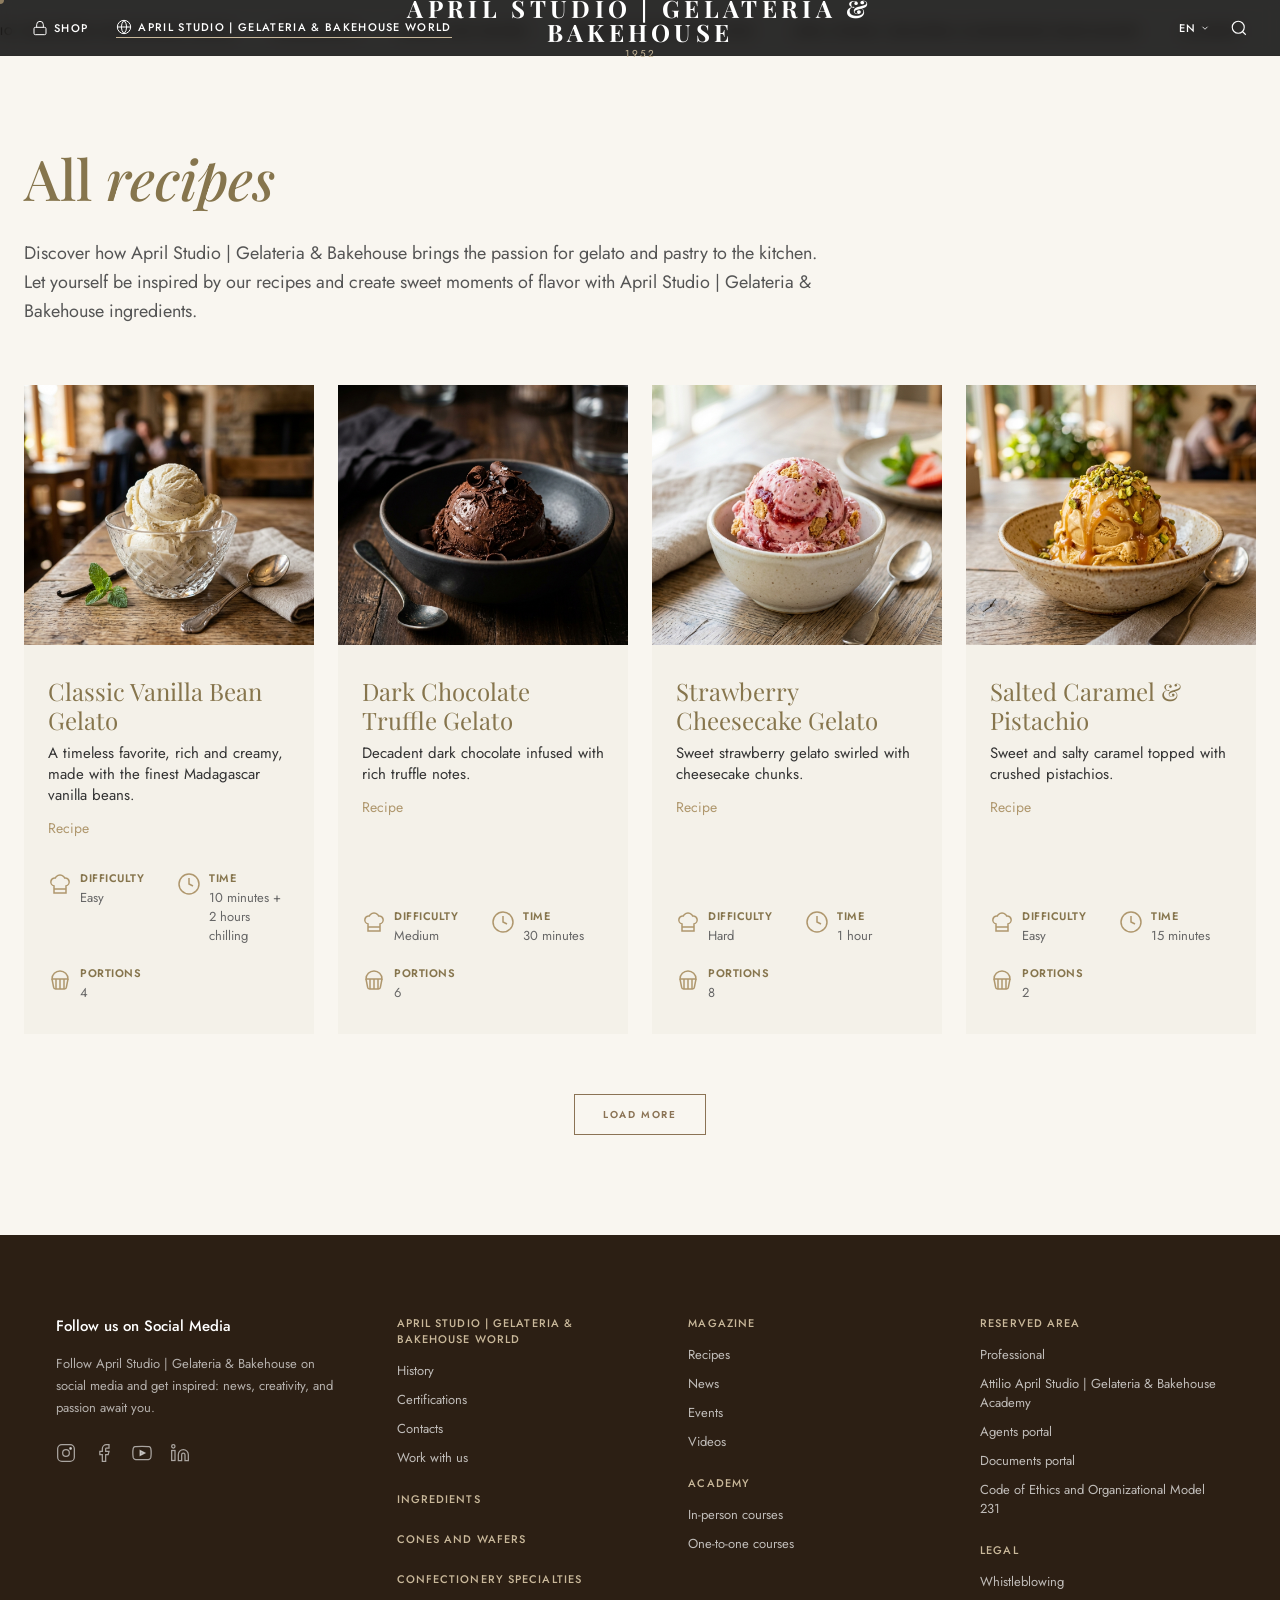
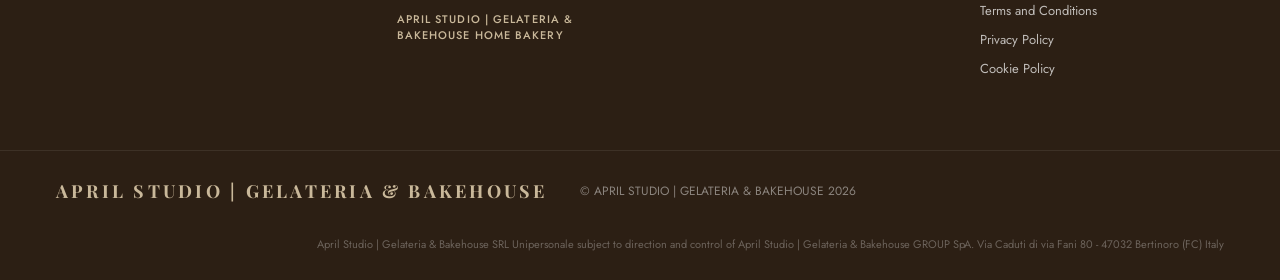
<file: recipes.html>
<!DOCTYPE html>
<html lang="en">
<head>
  <meta charset="UTF-8" />
  <meta name="viewport" content="width=device-width, initial-scale=1.0" />
  <title>APRIL STUDIO | GELATERIA & BAKEHOUSE 1952 | Over 70 years of daily little pleasures</title>
  <meta name="description" content="April Studio | Gelateria & Bakehouse is a story rich in tradition: since 1952 we have been creating masterpieces of confectionery art for those in search of an unforgettable taste experience." />
  <link rel="preconnect" href="https://fonts.googleapis.com" />
  <link rel="preconnect" href="https://fonts.gstatic.com" crossorigin />
  <link href="https://fonts.googleapis.com/css2?family=Playfair+Display:ital,wght@0,400;0,500;0,600;0,700;1,400;1,500;1,600&family=Cormorant+Garamond:ital,wght@0,300;0,400;0,500;0,600;1,300;1,400;1,500&family=Jost:wght@200;300;400;500;600&display=swap" rel="stylesheet" />
  <link rel="stylesheet" href="styles.css" />
</head>
<body>

  <!-- TOP BAR -->
  <div class="top-bar">
    <div class="top-bar-left">
      <a href="#" class="top-bar-link" id="shop-link">
        <svg width="16" height="16" viewBox="0 0 24 24" fill="none" stroke="currentColor" stroke-width="1.5"><rect x="3" y="11" width="18" height="11" rx="2"/><path d="M7 11V7a5 5 0 0 1 10 0v4"/></svg>
        SHOP
      </a>
      <a href="#" class="top-bar-link top-bar-world" id="babbi-world-link">
        <svg width="16" height="16" viewBox="0 0 24 24" fill="none" stroke="currentColor" stroke-width="1.5"><circle cx="12" cy="12" r="10"/><path d="M2 12h20M12 2a15.3 15.3 0 0 1 4 10 15.3 15.3 0 0 1-4 10 15.3 15.3 0 0 1-4-10 15.3 15.3 0 0 1 4-10z"/></svg>
        APRIL STUDIO | GELATERIA & BAKEHOUSE WORLD
      </a>
    </div>
    <div class="top-bar-logo">
      <a href="#" id="logo-link">
        <div class="logo-text">APRIL STUDIO | GELATERIA & BAKEHOUSE</div>
        <div class="logo-year">1952</div>
      </a>
    </div>
    <div class="top-bar-right">
      <a href="#" class="top-bar-link lang-link" id="lang-link">EN <svg width="10" height="10" viewBox="0 0 24 24" fill="none" stroke="currentColor" stroke-width="2"><path d="m6 9 6 6 6-6"/></svg></a>
      <button class="search-btn" id="search-btn" aria-label="Search">
        <svg width="18" height="18" viewBox="0 0 24 24" fill="none" stroke="currentColor" stroke-width="1.5"><circle cx="11" cy="11" r="8"/><path d="m21 21-4.35-4.35"/></svg>
      </button>
    </div>
  </div>

  <!-- MAIN NAV -->
  <nav class="main-nav" id="main-nav">
    <ul class="nav-list">
      <li><a href="#" id="nav-world">APRIL STUDIO | GELATERIA & BAKEHOUSE WORLD</a></li>
      <li><a href="#ingredients" id="nav-ingredients">INGREDIENTS</a></li>
      <li><a href="#" id="nav-cones">CONES AND WAFERS</a></li>
      <li><a href="#" id="nav-confectionery">CONFECTIONERY SPECIALTIES</a></li>
      <li><a href="#" id="nav-bakery">APRIL STUDIO | GELATERIA & BAKEHOUSE HOME BAKERY</a></li>
      <li><a href="#academy" id="nav-academy">ACADEMY</a></li>
      <li><a href="#" id="nav-contacts">CONTACTS</a></li>
    </ul>
  </nav>

  <!-- SEARCH OVERLAY -->
  <div class="search-overlay" id="search-overlay">
    <div class="search-inner">
      <input type="text" placeholder="Search..." class="search-input" id="search-input" />
      <button class="search-close" id="search-close">
        <svg width="24" height="24" viewBox="0 0 24 24" fill="none" stroke="currentColor" stroke-width="1.5"><path d="M18 6 6 18M6 6l12 12"/></svg>
      </button>
    </div>
  </div>

  <!-- RECIPES HERO SECTION -->
  <section class="recipes-hero">
    <div class="recipes-hero-container">
      <h1 class="recipes-title">All <em>recipes</em></h1>
      <p class="recipes-subtitle">Discover how April Studio | Gelateria & Bakehouse brings the passion for gelato and pastry to the kitchen. Let yourself be inspired by our recipes and create sweet moments of flavor with April Studio | Gelateria & Bakehouse ingredients.</p>
    </div>
  </section>

  <!-- RECIPES GRID SECTION -->
  <section class="recipes-grid-section">
    <div class="recipes-container">
      <div class="recipes-grid">
        
        <!-- Recipe 1 -->
        <a href="#" class="recipe-card">
          <div class="recipe-img-wrap">
            <img src="img/vanilla_bean_gelato.png" alt="Classic Vanilla Bean Gelato" class="recipe-img" />
          </div>
          <div class="recipe-content">
            <h3 class="recipe-name">Classic Vanilla Bean Gelato</h3>
            <p class="recipe-desc">A timeless favorite, rich and creamy, made with the finest Madagascar vanilla beans.</p>
            <span class="recipe-tag">Recipe</span>
            <div class="recipe-meta">
              <div class="meta-item">
                <svg width="24" height="24" viewBox="0 0 24 24" fill="none" stroke="currentColor" stroke-width="1.5"><path d="M6 13.87A4 4 0 0 1 7.41 6a5.11 5.11 0 0 1 1.05-1.54 5 5 0 0 1 7.08 0A5.11 5.11 0 0 1 16.59 6 4 4 0 0 1 18 13.87V21H6Z"/><line x1="6" y1="17" x2="18" y2="17"/></svg>
                <div class="meta-text">
                  <span class="meta-label">Difficulty</span>
                  <span class="meta-value">Easy</span>
                </div>
              </div>
              <div class="meta-item">
                <svg width="24" height="24" viewBox="0 0 24 24" fill="none" stroke="currentColor" stroke-width="1.5"><circle cx="12" cy="12" r="10"/><polyline points="12 6 12 12 16 14"/></svg>
                <div class="meta-text">
                  <span class="meta-label">Time</span>
                  <span class="meta-value">10 minutes + 2 hours chilling</span>
                </div>
              </div>
              <div class="meta-item">
                <svg width="24" height="24" viewBox="0 0 24 24" fill="none" stroke="currentColor" stroke-width="1.5"><path d="m4 12 1.6 8.2a2 2 0 0 0 2 1.8h8.8a2 2 0 0 0 2-1.8L20 12"/><path d="M4 12a8 8 0 0 1 16 0H4Z"/><path d="M8 12v10"/><path d="M16 12v10"/><path d="M12 12v10"/></svg>
                <div class="meta-text">
                  <span class="meta-label">Portions</span>
                  <span class="meta-value">4</span>
                </div>
              </div>
            </div>
          </div>
        </a>

        <!-- Recipe 2 -->
        <a href="#" class="recipe-card">
          <div class="recipe-img-wrap">
            <img src="img/dark_chocolate_truffle.png" alt="Dark Chocolate Truffle Gelato" class="recipe-img" />
          </div>
          <div class="recipe-content">
            <h3 class="recipe-name">Dark Chocolate Truffle Gelato</h3>
            <p class="recipe-desc">Decadent dark chocolate infused with rich truffle notes.</p>
            <span class="recipe-tag">Recipe</span>
            <div class="recipe-meta">
              <div class="meta-item">
                <svg width="24" height="24" viewBox="0 0 24 24" fill="none" stroke="currentColor" stroke-width="1.5"><path d="M6 13.87A4 4 0 0 1 7.41 6a5.11 5.11 0 0 1 1.05-1.54 5 5 0 0 1 7.08 0A5.11 5.11 0 0 1 16.59 6 4 4 0 0 1 18 13.87V21H6Z"/><line x1="6" y1="17" x2="18" y2="17"/></svg>
                <div class="meta-text">
                  <span class="meta-label">Difficulty</span>
                  <span class="meta-value">Medium</span>
                </div>
              </div>
              <div class="meta-item">
                <svg width="24" height="24" viewBox="0 0 24 24" fill="none" stroke="currentColor" stroke-width="1.5"><circle cx="12" cy="12" r="10"/><polyline points="12 6 12 12 16 14"/></svg>
                <div class="meta-text">
                  <span class="meta-label">Time</span>
                  <span class="meta-value">30 minutes</span>
                </div>
              </div>
              <div class="meta-item">
                <svg width="24" height="24" viewBox="0 0 24 24" fill="none" stroke="currentColor" stroke-width="1.5"><path d="m4 12 1.6 8.2a2 2 0 0 0 2 1.8h8.8a2 2 0 0 0 2-1.8L20 12"/><path d="M4 12a8 8 0 0 1 16 0H4Z"/><path d="M8 12v10"/><path d="M16 12v10"/><path d="M12 12v10"/></svg>
                <div class="meta-text">
                  <span class="meta-label">Portions</span>
                  <span class="meta-value">6</span>
                </div>
              </div>
            </div>
          </div>
        </a>

        <!-- Recipe 3 -->
        <a href="#" class="recipe-card">
          <div class="recipe-img-wrap">
            <img src="img/strawberry_cheesecake.png" alt="Strawberry Cheesecake Gelato" class="recipe-img" />
          </div>
          <div class="recipe-content">
            <h3 class="recipe-name">Strawberry Cheesecake Gelato</h3>
            <p class="recipe-desc">Sweet strawberry gelato swirled with cheesecake chunks.</p>
            <span class="recipe-tag">Recipe</span>
            <div class="recipe-meta">
              <div class="meta-item">
                <svg width="24" height="24" viewBox="0 0 24 24" fill="none" stroke="currentColor" stroke-width="1.5"><path d="M6 13.87A4 4 0 0 1 7.41 6a5.11 5.11 0 0 1 1.05-1.54 5 5 0 0 1 7.08 0A5.11 5.11 0 0 1 16.59 6 4 4 0 0 1 18 13.87V21H6Z"/><line x1="6" y1="17" x2="18" y2="17"/></svg>
                <div class="meta-text">
                  <span class="meta-label">Difficulty</span>
                  <span class="meta-value">Hard</span>
                </div>
              </div>
              <div class="meta-item">
                <svg width="24" height="24" viewBox="0 0 24 24" fill="none" stroke="currentColor" stroke-width="1.5"><circle cx="12" cy="12" r="10"/><polyline points="12 6 12 12 16 14"/></svg>
                <div class="meta-text">
                  <span class="meta-label">Time</span>
                  <span class="meta-value">1 hour</span>
                </div>
              </div>
              <div class="meta-item">
                <svg width="24" height="24" viewBox="0 0 24 24" fill="none" stroke="currentColor" stroke-width="1.5"><path d="m4 12 1.6 8.2a2 2 0 0 0 2 1.8h8.8a2 2 0 0 0 2-1.8L20 12"/><path d="M4 12a8 8 0 0 1 16 0H4Z"/><path d="M8 12v10"/><path d="M16 12v10"/><path d="M12 12v10"/></svg>
                <div class="meta-text">
                  <span class="meta-label">Portions</span>
                  <span class="meta-value">8</span>
                </div>
              </div>
            </div>
          </div>
        </a>

        <!-- Recipe 4 -->
        <a href="#" class="recipe-card">
          <div class="recipe-img-wrap">
            <img src="img/salted_caramel_pistachio.png" alt="Salted Caramel & Pistachio" class="recipe-img" />
          </div>
          <div class="recipe-content">
            <h3 class="recipe-name">Salted Caramel &amp; Pistachio</h3>
            <p class="recipe-desc">Sweet and salty caramel topped with crushed pistachios.</p>
            <span class="recipe-tag">Recipe</span>
            <div class="recipe-meta">
              <div class="meta-item">
                <svg width="24" height="24" viewBox="0 0 24 24" fill="none" stroke="currentColor" stroke-width="1.5"><path d="M6 13.87A4 4 0 0 1 7.41 6a5.11 5.11 0 0 1 1.05-1.54 5 5 0 0 1 7.08 0A5.11 5.11 0 0 1 16.59 6 4 4 0 0 1 18 13.87V21H6Z"/><line x1="6" y1="17" x2="18" y2="17"/></svg>
                <div class="meta-text">
                  <span class="meta-label">Difficulty</span>
                  <span class="meta-value">Easy</span>
                </div>
              </div>
              <div class="meta-item">
                <svg width="24" height="24" viewBox="0 0 24 24" fill="none" stroke="currentColor" stroke-width="1.5"><circle cx="12" cy="12" r="10"/><polyline points="12 6 12 12 16 14"/></svg>
                <div class="meta-text">
                  <span class="meta-label">Time</span>
                  <span class="meta-value">15 minutes</span>
                </div>
              </div>
              <div class="meta-item">
                <svg width="24" height="24" viewBox="0 0 24 24" fill="none" stroke="currentColor" stroke-width="1.5"><path d="m4 12 1.6 8.2a2 2 0 0 0 2 1.8h8.8a2 2 0 0 0 2-1.8L20 12"/><path d="M4 12a8 8 0 0 1 16 0H4Z"/><path d="M8 12v10"/><path d="M16 12v10"/><path d="M12 12v10"/></svg>
                <div class="meta-text">
                  <span class="meta-label">Portions</span>
                  <span class="meta-value">2</span>
                </div>
              </div>
            </div>
          </div>
        </a>

      </div>
      
      <div class="recipes-load-more">
        <a href="#" class="btn-outline gold">LOAD MORE</a>
      </div>
    </div>
  </section>

  <!-- FOOTER -->
  <footer class="footer" id="footer">
    <div class="footer-inner">
      <div class="footer-col footer-social-col">
        <h3 class="footer-heading">Follow us on Social Media</h3>
        <p class="footer-social-desc">Follow April Studio | Gelateria & Bakehouse on social media and get inspired: news, creativity, and passion await you.</p>
        <div class="footer-social-icons">
          <a href="#" aria-label="Instagram" id="footer-instagram">
            <svg width="20" height="20" viewBox="0 0 24 24" fill="none" stroke="currentColor" stroke-width="1.5"><rect x="2" y="2" width="20" height="20" rx="5"/><circle cx="12" cy="12" r="4"/><circle cx="17.5" cy="6.5" r="1" fill="currentColor"/></svg>
          </a>
          <a href="#" aria-label="Facebook" id="footer-facebook">
            <svg width="20" height="20" viewBox="0 0 24 24" fill="none" stroke="currentColor" stroke-width="1.5"><path d="M18 2h-3a5 5 0 0 0-5 5v3H7v4h3v8h4v-8h3l1-4h-4V7a1 1 0 0 1 1-1h3z"/></svg>
          </a>
          <a href="#" aria-label="YouTube" id="footer-youtube">
            <svg width="20" height="20" viewBox="0 0 24 24" fill="none" stroke="currentColor" stroke-width="1.5"><path d="M22.54 6.42a2.78 2.78 0 0 0-1.95-1.96C18.88 4 12 4 12 4s-6.88 0-8.59.46A2.78 2.78 0 0 0 1.46 6.42 29 29 0 0 0 1 12a29 29 0 0 0 .46 5.58 2.78 2.78 0 0 0 1.95 1.96C5.12 20 12 20 12 20s6.88 0 8.59-.46a2.78 2.78 0 0 0 1.95-1.96A29 29 0 0 0 23 12a29 29 0 0 0-.46-5.58z"/><polygon points="9.75 15.02 15.5 12 9.75 8.98 9.75 15.02" fill="currentColor"/></svg>
          </a>
          <a href="#" aria-label="LinkedIn" id="footer-linkedin">
            <svg width="20" height="20" viewBox="0 0 24 24" fill="none" stroke="currentColor" stroke-width="1.5"><path d="M16 8a6 6 0 0 1 6 6v7h-4v-7a2 2 0 0 0-2-2 2 2 0 0 0-2 2v7h-4v-7a6 6 0 0 1 6-6z"/><rect x="2" y="9" width="4" height="12"/><circle cx="4" cy="4" r="2"/></svg>
          </a>
        </div>
      </div>

      <div class="footer-col">
        <h4 class="footer-col-heading">April Studio | Gelateria & Bakehouse World</h4>
        <ul>
          <li><a href="#" id="footer-history">History</a></li>
          <li><a href="#" id="footer-certifications">Certifications</a></li>
          <li><a href="#" id="footer-contacts">Contacts</a></li>
          <li><a href="#" id="footer-work">Work with us</a></li>
        </ul>
        <h4 class="footer-col-heading mt">Ingredients</h4>
        <h4 class="footer-col-heading mt">Cones and Wafers</h4>
        <h4 class="footer-col-heading mt">Confectionery Specialties</h4>
        <h4 class="footer-col-heading mt">April Studio | Gelateria & Bakehouse Home Bakery</h4>
      </div>

      <div class="footer-col">
        <h4 class="footer-col-heading">Magazine</h4>
        <ul>
          <li><a href="#" id="footer-recipes">Recipes</a></li>
          <li><a href="#" id="footer-news">News</a></li>
          <li><a href="#" id="footer-events">Events</a></li>
          <li><a href="#" id="footer-videos">Videos</a></li>
        </ul>
        <h4 class="footer-col-heading mt">Academy</h4>
        <ul>
          <li><a href="#" id="footer-inperson">In-person courses</a></li>
          <li><a href="#" id="footer-onetone">One-to-one courses</a></li>
        </ul>
      </div>

      <div class="footer-col">
        <h4 class="footer-col-heading">Reserved Area</h4>
        <ul>
          <li><a href="#" id="footer-professional">Professional</a></li>
          <li><a href="#" id="footer-academy-link">Attilio April Studio | Gelateria & Bakehouse Academy</a></li>
          <li><a href="#" id="footer-agents">Agents portal</a></li>
          <li><a href="#" id="footer-docs">Documents portal</a></li>
          <li><a href="#" id="footer-ethics">Code of Ethics and Organizational Model 231</a></li>
        </ul>
        <h4 class="footer-col-heading mt">Legal</h4>
        <ul>
          <li><a href="#" id="footer-whistle">Whistleblowing</a></li>
          <li><a href="#" id="footer-terms">Terms and Conditions</a></li>
          <li><a href="#" id="footer-privacy">Privacy Policy</a></li>
          <li><a href="#" id="footer-cookie">Cookie Policy</a></li>
        </ul>
      </div>
    </div>

    <div class="footer-bottom">
      <div class="footer-bottom-logo">
        <span class="footer-logo-text">APRIL STUDIO | GELATERIA & BAKEHOUSE</span>
      </div>
      <span class="footer-copy">© APRIL STUDIO | GELATERIA & BAKEHOUSE 2026</span>
      <p class="footer-legal-text">April Studio | Gelateria & Bakehouse SRL Unipersonale subject to direction and control of April Studio | Gelateria & Bakehouse GROUP SpA. Via Caduti di via Fani 80 - 47032 Bertinoro (FC) Italy</p>
    </div>
  </footer>

  <script src="script.js"></script>
</body>
</html>
</file>
<file: styles.css>
/* =============================================
   BABBI 1952 — WEBSITE CLONE
   Complete CSS
   ============================================= */

/* ---- RESET & BASE ---- */
*, *::before, *::after {
  margin: 0;
  padding: 0;
  box-sizing: border-box;
}

:root {
  --cream: #F7F3EC;
  --cream-light: #FAF7F2;
  --cream-dark: #EDE7DA;
  --gold: #8B7355;
  --gold-light: #B09A72;
  --gold-pale: #C9B89A;
  --brown-dark: #2C1F14;
  --brown-mid: #4A3728;
  --brown-text: #3D2E22;
  --text-body: #4A3A2E;
  --text-light: #7A6A5E;
  --white: #FFFFFF;
  --nav-h: 50px;
  --topbar-h: 56px;
  --total-header: 106px;
}

html {
  scroll-behavior: smooth;
  font-size: 16px;
}

body {
  font-family: 'Jost', sans-serif;
  background: var(--cream);
  color: var(--brown-text);
  overflow-x: hidden;
  -webkit-font-smoothing: antialiased;
}

img {
  display: block;
  width: 100%;
  height: 100%;
  object-fit: cover;
}

a {
  text-decoration: none;
  color: inherit;
}

ul {
  list-style: none;
}

button {
  cursor: pointer;
  border: none;
  background: none;
}

/* ---- SCROLLBAR ---- */
::-webkit-scrollbar { width: 5px; }
::-webkit-scrollbar-track { background: var(--cream); }
::-webkit-scrollbar-thumb { background: var(--gold-pale); border-radius: 3px; }

/* =============================================
   TOP BAR
   ============================================= */
.top-bar {
  position: fixed;
  top: 0;
  left: 0;
  right: 0;
  z-index: 1000;
  height: var(--topbar-h);
  display: flex;
  align-items: center;
  justify-content: space-between;
  padding: 0 32px;
  background: rgba(0,0,0,0.82);
  backdrop-filter: blur(8px);
  transition: background 0.4s ease;
}

.top-bar.scrolled {
  background: var(--cream-light);
}

.top-bar.scrolled .top-bar-link,
.top-bar.scrolled .logo-text,
.top-bar.scrolled .logo-year,
.top-bar.scrolled .search-btn {
  color: var(--brown-dark);
}

.top-bar-left {
  display: flex;
  align-items: center;
  gap: 28px;
}

.top-bar-link {
  display: flex;
  align-items: center;
  gap: 6px;
  color: var(--white);
  font-family: 'Jost', sans-serif;
  font-size: 11px;
  font-weight: 500;
  letter-spacing: 0.12em;
  transition: color 0.3s ease, opacity 0.3s ease;
}

.top-bar-link:hover {
  color: var(--gold-pale);
  opacity: 0.85;
}

.top-bar-world {
  padding-bottom: 2px;
  border-bottom: 1px solid var(--gold-pale);
}

.top-bar-logo {
  position: absolute;
  left: 50%;
  transform: translateX(-50%);
  text-align: center;
}

.logo-text {
  font-family: 'Playfair Display', serif;
  font-size: 24px;
  font-weight: 700;
  letter-spacing: 0.18em;
  color: var(--white);
  line-height: 1;
  transition: color 0.4s ease;
}

.logo-year {
  font-family: 'Jost', sans-serif;
  font-size: 10px;
  letter-spacing: 0.2em;
  color: var(--gold-pale);
  text-align: center;
  margin-top: 2px;
  transition: color 0.4s ease;
}

.top-bar.scrolled .logo-text {
  color: var(--brown-dark);
}

.top-bar-right {
  display: flex;
  align-items: center;
  gap: 20px;
}

.lang-link {
  color: var(--white);
  font-size: 11px;
  font-weight: 500;
  letter-spacing: 0.1em;
  display: flex;
  align-items: center;
  gap: 4px;
  transition: color 0.3s;
}

.search-btn {
  color: var(--white);
  display: flex;
  align-items: center;
  justify-content: center;
  transition: color 0.3s, transform 0.3s;
}

.search-btn:hover { transform: scale(1.1); }

/* =============================================
   MAIN NAV
   ============================================= */
.main-nav {
  position: fixed;
  top: var(--topbar-h);
  left: 0;
  right: 0;
  z-index: 999;
  height: var(--nav-h);
  background: var(--cream-light);
  border-bottom: 1px solid rgba(139,115,85,0.15);
  display: flex;
  align-items: center;
  justify-content: center;
  transition: transform 0.4s ease, box-shadow 0.4s ease;
}

.main-nav.hidden {
  transform: translateY(-100%);
}

.nav-list {
  display: flex;
  align-items: center;
  gap: 0;
}

.nav-list li a {
  display: block;
  padding: 0 20px;
  height: var(--nav-h);
  line-height: var(--nav-h);
  font-family: 'Jost', sans-serif;
  font-size: 11px;
  font-weight: 500;
  letter-spacing: 0.1em;
  color: var(--brown-text);
  transition: color 0.3s ease;
  white-space: nowrap;
  position: relative;
}

.nav-list li a::after {
  content: '';
  position: absolute;
  bottom: 0;
  left: 20px;
  right: 20px;
  height: 1px;
  background: var(--gold);
  transform: scaleX(0);
  transform-origin: left;
  transition: transform 0.3s ease;
}

.nav-list li a:hover {
  color: var(--gold);
}

.nav-list li a:hover::after {
  transform: scaleX(1);
}

/* =============================================
   SEARCH OVERLAY
   ============================================= */
.search-overlay {
  position: fixed;
  inset: 0;
  z-index: 2000;
  background: rgba(44, 31, 20, 0.95);
  backdrop-filter: blur(12px);
  display: flex;
  align-items: center;
  justify-content: center;
  opacity: 0;
  pointer-events: none;
  transition: opacity 0.35s ease;
}

.search-overlay.open {
  opacity: 1;
  pointer-events: all;
}

.search-inner {
  width: min(600px, 90vw);
  position: relative;
}

.search-input {
  width: 100%;
  background: none;
  border: none;
  border-bottom: 1px solid rgba(255,255,255,0.35);
  color: var(--white);
  font-family: 'Playfair Display', serif;
  font-size: 28px;
  padding: 12px 0;
  outline: none;
  letter-spacing: 0.02em;
}

.search-input::placeholder { color: rgba(255,255,255,0.35); }

.search-close {
  position: absolute;
  top: 50%;
  right: 0;
  transform: translateY(-50%);
  color: var(--white);
  padding: 8px;
  transition: transform 0.3s;
}

.search-close:hover { transform: translateY(-50%) rotate(90deg); }

/* =============================================
   HERO SECTION
   ============================================= */
.hero {
  position: relative;
  height: 100vh;
  min-height: 600px;
  display: flex;
  align-items: flex-end;
  padding-bottom: 80px;
  overflow: hidden;
}

.hero-bg {
  position: absolute;
  inset: 0;
  z-index: 0;
}

.hero-img {
  width: 100%;
  height: 100%;
  object-fit: cover;
}

/* Video-specific overrides */
.hero-video {
  position: absolute;
  inset: 0;
  width: 100%;
  height: 100%;
  object-fit: cover;
  object-position: center center;
  display: block;
}

.hero-overlay {
  position: absolute;
  inset: 0;
  background: linear-gradient(
    135deg,
    rgba(20, 12, 6, 0.72) 0%,
    rgba(20, 12, 6, 0.35) 60%,
    transparent 100%
  );
}

.hero-content {
  position: relative;
  z-index: 2;
  max-width: 740px;
  padding-left: 56px;
}

.hero-title {
  font-family: 'Playfair Display', serif;
  font-weight: 500;
  line-height: 1.08;
  color: var(--white);
  margin-bottom: 28px;
}

.hero-title-top {
  display: block;
  font-size: clamp(38px, 5.5vw, 72px);
  font-weight: 600;
}

.hero-title-italic {
  display: block;
  font-size: clamp(38px, 5.5vw, 72px);
  font-style: italic;
  color: var(--gold-pale);
  font-weight: 400;
}

.hero-subtitle {
  font-family: 'Jost', sans-serif;
  font-size: 14px;
  font-weight: 300;
  line-height: 1.7;
  color: rgba(255,255,255,0.88);
  max-width: 460px;
}

.hero-subtitle strong {
  font-weight: 600;
  color: var(--white);
}


/* Hero Scroll Indicator */
.hero-scroll-indicator {
  position: absolute;
  bottom: 0;
  left: 50%;
  transform: translateX(-50%);
  z-index: 3;
}

.scroll-line {
  width: 1px;
  height: 60px;
  background: linear-gradient(to bottom, transparent, rgba(255,255,255,0.6));
  margin: 0 auto;
  animation: scrollPulse 2s ease-in-out infinite;
}

@keyframes scrollPulse {
  0%, 100% { opacity: 0.4; transform: scaleY(0.7); }
  50% { opacity: 1; transform: scaleY(1); }
}

/* =============================================
   TRADITION SECTION
   ============================================= */
.tradition-section {
  background: var(--cream-light);
  padding: 100px 56px;
}

.tradition-inner {
  max-width: 1280px;
  margin: 0 auto;
  display: grid;
  grid-template-columns: 1fr 1.4fr;
  gap: 80px;
  align-items: center;
}

.tradition-text-col {
  padding-right: 20px;
}

.section-label {
  display: block;
  font-family: 'Jost', sans-serif;
  font-size: 10px;
  font-weight: 500;
  letter-spacing: 0.2em;
  color: var(--gold);
  text-transform: uppercase;
  margin-bottom: 20px;
}

.section-label.gold { color: var(--gold); }
.section-label.light { color: rgba(255,255,255,0.65); }

.tradition-description {
  font-family: 'Playfair Display', serif;
  font-size: clamp(28px, 3.5vw, 42px);
  font-weight: 400;
  line-height: 1.35;
  color: var(--brown-text);
  margin-bottom: 40px;
}

.tradition-description em {
  font-style: italic;
  color: var(--gold);
}

.tradition-body {
  font-family: 'Jost', sans-serif;
  font-size: 14px;
  line-height: 1.8;
  color: var(--text-body);
  margin-bottom: 40px;
}

/* ---- BUTTONS ---- */
.btn-outline {
  display: inline-block;
  padding: 12px 28px;
  border: 1px solid var(--brown-text);
  color: var(--brown-text);
  font-family: 'Jost', sans-serif;
  font-size: 10px;
  font-weight: 600;
  letter-spacing: 0.16em;
  text-transform: uppercase;
  transition: background 0.3s ease, color 0.3s ease, border-color 0.3s ease, transform 0.2s ease;
}

.btn-outline:hover {
  background: var(--brown-text);
  color: var(--white);
  transform: translateY(-2px);
}

.btn-outline.gold {
  border-color: var(--gold);
  color: var(--gold);
}

.btn-outline.gold:hover {
  background: var(--gold);
  color: var(--white);
}

.btn-outline.light {
  border-color: rgba(255,255,255,0.7);
  color: var(--white);
}

.btn-outline.light:hover {
  background: rgba(255,255,255,0.15);
  border-color: var(--white);
}

.link-arrow {
  display: inline-flex;
  align-items: center;
  gap: 8px;
  font-family: 'Jost', sans-serif;
  font-size: 11px;
  font-weight: 500;
  letter-spacing: 0.14em;
  color: var(--gold);
  text-transform: uppercase;
  transition: gap 0.3s ease, opacity 0.3s ease;
  border-bottom: 1px solid transparent;
  padding-bottom: 2px;
}

.link-arrow:hover {
  gap: 14px;
  border-bottom-color: var(--gold);
}

.link-arrow.dark { color: var(--brown-text); }
.link-arrow.dark:hover { border-bottom-color: var(--brown-text); }
.link-arrow.light { color: var(--white); }
.link-arrow.light:hover { border-bottom-color: rgba(255,255,255,0.5); }

/* Tradition Product Image */
.tradition-product-wrap {
  position: relative;
  width: 100%;
  height: 100%;
  min-height: 520px;
  display: flex;
  align-items: center;
  justify-content: center;
}

.tradition-product-img {
  width: 100%;
  height: 100%;
  object-fit: contain;
  object-position: center center;
  max-height: 600px;
  transition: transform 1.2s cubic-bezier(0.25, 0.46, 0.45, 0.94);
  will-change: transform;
}

.tradition-product-wrap:hover .tradition-product-img {
  transform: scale(1.03) translateY(-6px);
}

/* =============================================
   INGREDIENTS SECTION
   ============================================= */
.ingredients-section {
  background: var(--cream);
  padding-top: 0;
}

.ingredients-tabs {
  display: flex;
  border-bottom: 1px solid rgba(139,115,85,0.15);
  background: var(--cream-light);
  padding: 0 56px;
  gap: 0;
  overflow-x: auto;
}

.ing-tab {
  flex-shrink: 0;
  padding: 20px 24px;
  font-family: 'Jost', sans-serif;
  font-size: 10px;
  font-weight: 500;
  letter-spacing: 0.14em;
  color: var(--text-light);
  text-transform: uppercase;
  position: relative;
  transition: color 0.3s ease;
}

.ing-tab::after {
  content: '';
  position: absolute;
  bottom: 0;
  left: 0;
  right: 0;
  height: 2px;
  background: var(--gold);
  transform: scaleX(0);
  transition: transform 0.3s ease;
}

.ing-tab.active {
  color: var(--gold);
}

.ing-tab.active::after {
  transform: scaleX(1);
}

.ing-tab:hover { color: var(--gold); }

/* Tab panels */
.ingredients-content {
  position: relative;
}

.ing-panel {
  display: none;
  grid-template-columns: 1fr 1.2fr;
  gap: 0;
  min-height: 520px;
  opacity: 0;
  transition: opacity 0.5s ease;
}

.ing-panel.active {
  display: grid;
  opacity: 1;
}

.ing-panel-left {
  padding: 80px 56px;
  display: flex;
  flex-direction: column;
  justify-content: center;
}

.ing-title {
  font-family: 'Playfair Display', serif;
  font-size: clamp(28px, 3vw, 44px);
  font-weight: 500;
  line-height: 1.2;
  color: var(--brown-text);
  margin-bottom: 20px;
}

.ing-title em {
  display: block;
  font-style: italic;
  color: var(--gold);
  font-weight: 400;
}

.ing-desc {
  font-family: 'Jost', sans-serif;
  font-size: 14px;
  line-height: 1.8;
  color: var(--text-body);
  margin-bottom: 36px;
}

.ing-desc strong { font-weight: 600; color: var(--brown-text); }

.ing-ctas {
  display: flex;
  align-items: center;
  gap: 28px;
  flex-wrap: wrap;
}

/* Slider */
.ing-panel-right {
  position: relative;
  overflow: hidden;
}

.ing-slider {
  display: flex;
  height: 100%;
  transition: transform 0.6s cubic-bezier(0.77, 0, 0.175, 1);
}

.ing-slide {
  flex: 0 0 100%;
  height: 100%;
  min-height: 520px;
  overflow: hidden;
}

.ing-slide img {
  width: 100%;
  height: 100%;
  object-fit: cover;
  transition: transform 0.8s ease;
}

.ing-slide:hover img { transform: scale(1.04); }

.ing-slider-dots {
  position: absolute;
  bottom: 20px;
  left: 50%;
  transform: translateX(-50%);
  display: flex;
  gap: 8px;
  z-index: 2;
}

.dot {
  width: 6px;
  height: 6px;
  border-radius: 50%;
  background: rgba(255,255,255,0.45);
  cursor: pointer;
  transition: background 0.3s, transform 0.3s;
}

.dot.active {
  background: var(--white);
  transform: scale(1.3);
}

/* =============================================
   TICKER SECTION
   ============================================= */
.ticker-section {
  background: var(--cream-dark);
  padding: 0;
  overflow: hidden;
  user-select: none;
}

.ticker-row {
  overflow: hidden;
  padding: 10px 0;
}

.ticker-inner {
  display: flex;
  gap: 0;
  animation: tickerScroll 20s linear infinite;
  white-space: nowrap;
}

.ticker-reverse {
  animation: tickerScrollReverse 22s linear infinite;
}

.ticker-inner span {
  font-family: 'Playfair Display', serif;
  font-size: clamp(80px, 12vw, 160px);
  font-weight: 700;
  color: rgba(139, 115, 85, 0.13);
  letter-spacing: 0.04em;
  padding-right: 80px;
  line-height: 1;
  text-transform: uppercase;
}

@keyframes tickerScroll {
  from { transform: translateX(0); }
  to { transform: translateX(-50%); }
}

@keyframes tickerScrollReverse {
  from { transform: translateX(-50%); }
  to { transform: translateX(0); }
}

/* =============================================
   HISTORY SECTION
   ============================================= */
.history-section {
  background: var(--cream-light);
  display: grid;
  grid-template-columns: 1fr 1fr;
  min-height: 700px;
  overflow: hidden;
}

.history-photos-col {
  position: relative;
  overflow: hidden;
}

.history-photos-inner {
  position: relative;
  height: 100%;
  min-height: 700px;
  display: grid;
  grid-template-columns: 1fr 1fr;
  grid-template-rows: 1fr 1fr 1fr;
  gap: 8px;
  padding: 40px;
  transition: transform 0.1s ease-out;
}

.history-photo-wrap {
  overflow: hidden;
  border-radius: 2px;
  position: relative;
}

.history-photo-wrap img {
  width: 100%;
  height: 100%;
  object-fit: cover;
  filter: sepia(30%) brightness(0.92);
  transition: filter 0.4s ease, transform 0.5s ease;
}

.history-photo-wrap:hover img {
  filter: sepia(10%) brightness(1);
  transform: scale(1.04);
}

.history-photo-top {
  grid-column: 1;
  grid-row: 1;
}

.history-photo-mid {
  grid-column: 1;
  grid-row: 2;
}

.history-photo-bottom {
  grid-column: 1;
  grid-row: 3;
}

.history-photo-right-top {
  grid-column: 2;
  grid-row: 2 / 4;
}

.history-text-col {
  padding: 80px 60px;
  display: flex;
  flex-direction: column;
  justify-content: center;
}

.history-title {
  font-family: 'Playfair Display', serif;
  font-size: clamp(32px, 4vw, 56px);
  font-weight: 500;
  line-height: 1.15;
  color: var(--brown-text);
  margin-bottom: 28px;
}

.history-title em {
  font-style: italic;
  color: var(--gold);
  font-weight: 400;
}

.history-desc {
  font-family: 'Jost', sans-serif;
  font-size: 14px;
  line-height: 1.8;
  color: var(--text-body);
  margin-bottom: 36px;
  max-width: 440px;
}

/* =============================================
   PISTACHIO / CERTIFICATIONS SECTION
   ============================================= */
.parallax-section {
  position: relative;
  height: 90vh;
  overflow: hidden;
  isolation: isolate;
}

.parallax-bg {
  position: absolute;
  inset: -10%;
  background: url('img/pistachio_parallax_bg.png') center center / cover no-repeat;
  filter: brightness(0.75) blur(1.5px);
  transform-origin: center center;
  will-change: transform;
  z-index: 1;
}

.parallax-content {
  position: relative;
  z-index: 2;
  display: flex;
  flex-direction: column;
  align-items: center;
  justify-content: center;
  height: 100%;
  text-align: center;
  padding: 0 24px;
  max-width: 700px;
  margin: 0 auto;
}

.parallax-foreground {
  position: absolute;
  inset: 0;
  z-index: 3;
  pointer-events: none;
}

.particle {
  position: absolute;
  filter: blur(3px);
  opacity: 0.65;
  will-change: transform;
  user-select: none;
  border-radius: 60% 40% 55% 45% / 50% 60% 40% 50%;
  background: radial-gradient(ellipse, #8B6914 0%, #5C430A 100%);
}

.pistachio-title {
  font-family: 'Playfair Display', serif;
  font-size: clamp(32px, 4.5vw, 60px);
  font-weight: 400;
  font-style: italic;
  color: var(--white);
  line-height: 1.1;
  margin-bottom: 24px;
}

.pistachio-desc {
  font-family: 'Jost', sans-serif;
  font-size: 14px;
  line-height: 1.8;
  color: rgba(255,255,255,0.85);
  margin-bottom: 36px;
}

.pistachio-desc strong {
  color: var(--white);
  font-weight: 600;
}

.pistachio-ctas {
  display: flex;
  align-items: center;
  gap: 28px;
  flex-wrap: wrap;
}

/* =============================================
   ACADEMY SECTION
   ============================================= */
.academy-section {
  background: var(--cream-light);
  display: grid;
  grid-template-columns: 1fr 1fr;
  min-height: 560px;
}

.academy-images {
  display: grid;
  grid-template-columns: 1fr 1fr;
  gap: 0;
}

.academy-img-wrap {
  overflow: hidden;
  position: relative;
}

.academy-img-wrap img {
  width: 100%;
  height: 100%;
  object-fit: cover;
  transition: transform 0.6s ease;
}

.academy-img-wrap:hover img { transform: scale(1.05); }

.academy-text {
  padding: 80px 60px;
  display: flex;
  flex-direction: column;
  justify-content: center;
}

.academy-title {
  font-family: 'Playfair Display', serif;
  font-size: clamp(28px, 3.2vw, 48px);
  font-weight: 500;
  line-height: 1.2;
  color: var(--brown-text);
  margin-bottom: 24px;
}

.academy-title em {
  font-style: italic;
  color: var(--gold);
  font-weight: 400;
}

.academy-desc {
  font-family: 'Jost', sans-serif;
  font-size: 14px;
  line-height: 1.8;
  color: var(--text-body);
  margin-bottom: 36px;
}

.academy-ctas {
  display: flex;
  align-items: center;
  gap: 28px;
  flex-wrap: wrap;
}

/* =============================================
   FOOTER
   ============================================= */
.footer {
  background: var(--brown-dark);
  color: rgba(255,255,255,0.75);
}

.footer-inner {
  display: grid;
  grid-template-columns: 1.2fr 1fr 1fr 1fr;
  gap: 48px;
  padding: 80px 56px 60px;
  max-width: 1280px;
  margin: 0 auto;
}

.footer-heading {
  font-family: 'Jost', sans-serif;
  font-size: 15px;
  font-weight: 500;
  color: var(--white);
  margin-bottom: 16px;
}

.footer-social-desc {
  font-family: 'Jost', sans-serif;
  font-size: 13px;
  line-height: 1.7;
  color: rgba(255,255,255,0.65);
  margin-bottom: 24px;
  max-width: 280px;
}

.footer-social-icons {
  display: flex;
  gap: 18px;
}

.footer-social-icons a {
  color: rgba(255,255,255,0.6);
  transition: color 0.3s ease, transform 0.3s ease;
  display: flex;
}

.footer-social-icons a:hover {
  color: var(--gold-pale);
  transform: translateY(-3px);
}

.footer-col-heading {
  font-family: 'Jost', sans-serif;
  font-size: 11px;
  font-weight: 500;
  letter-spacing: 0.1em;
  color: var(--gold-pale);
  text-transform: uppercase;
  margin-bottom: 14px;
}

.footer-col-heading.mt {
  margin-top: 24px;
}

.footer-col ul {
  display: flex;
  flex-direction: column;
  gap: 10px;
  margin-bottom: 12px;
}

.footer-col ul li a {
  font-family: 'Jost', sans-serif;
  font-size: 13px;
  color: rgba(255,255,255,0.7);
  transition: color 0.3s ease, padding-left 0.3s ease;
  display: block;
}

.footer-col ul li a:hover {
  color: var(--gold-pale);
  padding-left: 4px;
}

/* Footer Bottom */
.footer-bottom {
  border-top: 1px solid rgba(255,255,255,0.08);
  padding: 28px 56px;
  display: flex;
  align-items: center;
  gap: 32px;
  flex-wrap: wrap;
}

.footer-logo-text {
  font-family: 'Playfair Display', serif;
  font-size: 18px;
  font-weight: 700;
  letter-spacing: 0.18em;
  color: var(--gold-pale);
}

.footer-copy {
  font-family: 'Jost', sans-serif;
  font-size: 12px;
  color: rgba(255,255,255,0.45);
}

.footer-legal-text {
  font-family: 'Jost', sans-serif;
  font-size: 11px;
  color: rgba(255,255,255,0.3);
  margin-left: auto;
}

/* =============================================
   12. RECIPES PAGE
   ============================================= */
.recipes-hero {
  background-color: #F9F6F0;
  padding: 140px 24px 60px; /* space for fixed header */
}

.recipes-hero-container {
  max-width: 1280px;
  margin: 0 auto;
}

.recipes-title {
  font-family: 'Playfair Display', serif;
  font-size: 56px;
  color: #86754D;
  font-weight: 500;
  margin-bottom: 24px;
}

.recipes-subtitle {
  font-family: 'Jost', sans-serif;
  font-size: 18px;
  line-height: 1.6;
  color: #555;
  max-width: 800px;
}

.recipes-grid-section {
  background-color: #F9F6F0;
  padding: 0 24px 100px;
}

.recipes-container {
  max-width: 1280px;
  margin: 0 auto;
}

.recipes-grid {
  display: grid;
  grid-template-columns: repeat(4, 1fr);
  gap: 24px;
  margin-bottom: 60px;
}

.recipe-card {
  background-color: #F4F1E9;
  display: flex;
  flex-direction: column;
  text-decoration: none;
  overflow: hidden;
  transition: transform 0.3s ease, box-shadow 0.3s ease;
}

.recipe-card:hover {
  transform: translateY(-5px);
  box-shadow: 0 10px 30px rgba(134, 117, 77, 0.1);
}

.recipe-img-wrap {
  height: 260px;
  overflow: hidden;
}

.recipe-img {
  width: 100%;
  height: 100%;
  object-fit: cover;
  transition: transform 0.6s ease;
}

.recipe-card:hover .recipe-img {
  transform: scale(1.05);
}

.recipe-content {
  padding: 32px 24px;
  display: flex;
  flex-direction: column;
  flex-grow: 1;
}

.recipe-name {
  font-family: 'Playfair Display', serif;
  font-size: 24px;
  color: #86754D;
  font-weight: 400;
  margin-bottom: 8px;
  line-height: 1.2;
}

.recipe-desc {
  font-family: 'Jost', sans-serif;
  font-size: 15px;
  color: #333;
  margin-bottom: 12px;
  line-height: 1.4;
}

.recipe-tag {
  font-family: 'Jost', sans-serif;
  font-size: 14px;
  color: #AF976D;
  margin-bottom: 32px;
}

.recipe-meta {
  display: grid;
  grid-template-columns: 1fr 1fr;
  gap: 20px 16px;
  margin-top: auto;
}

.meta-item {
  display: flex;
  align-items: flex-start;
  gap: 8px;
  color: #AF976D;
}

.meta-item svg {
  flex-shrink: 0;
  margin-top: 2px;
}

.meta-text {
  display: flex;
  flex-direction: column;
}

.meta-label {
  font-family: 'Jost', sans-serif;
  font-weight: 600;
  font-size: 11px;
  text-transform: uppercase;
  color: #86754D;
  letter-spacing: 0.5px;
}

.meta-value {
  font-family: 'Jost', sans-serif;
  font-size: 13px;
  color: #666;
  margin-top: 2px;
}

.recipes-load-more {
  display: flex;
  justify-content: center;
  margin-top: 40px;
}

/* =============================================
   SCROLL ANIMATIONS
   ============================================= */
.fade-up {
  opacity: 0;
  transform: translateY(30px);
  transition: opacity 0.7s ease, transform 0.7s ease;
}

.fade-up.visible {
  opacity: 1;
  transform: translateY(0);
}

.fade-left {
  opacity: 0;
  transform: translateX(-30px);
  transition: opacity 0.7s ease, transform 0.7s ease;
}

.fade-left.visible {
  opacity: 1;
  transform: translateX(0);
}

.fade-right {
  opacity: 0;
  transform: translateX(30px);
  transition: opacity 0.7s ease, transform 0.7s ease;
}

.fade-right.visible {
  opacity: 1;
  transform: translateX(0);
}

/* Stagger delays */
.delay-1 { transition-delay: 0.1s; }
.delay-2 { transition-delay: 0.2s; }
.delay-3 { transition-delay: 0.3s; }
.delay-4 { transition-delay: 0.4s; }
.delay-5 { transition-delay: 0.5s; }

/* =============================================
   RESPONSIVE
   ============================================= */
@media (max-width: 1100px) {
  .tradition-inner {
    grid-template-columns: 1fr;
    gap: 48px;
  }
  .tradition-product-wrap {
    min-height: 320px;
  }
  .ing-panel.active {
    grid-template-columns: 1fr;
  }
  .ing-panel-right {
    height: 360px;
  }
  .history-section {
    grid-template-columns: 1fr;
  }
  .history-photos-inner {
    min-height: 400px;
    grid-template-rows: 1fr 1fr;
  }
  .history-photo-bottom { display: none; }
  .academy-section {
    grid-template-columns: 1fr;
  }
  .academy-images { height: 360px; }
  .footer-inner {
    grid-template-columns: 1fr 1fr;
  }
  /* Recipes Grid */
  .recipes-grid { grid-template-columns: repeat(2, 1fr); }
  .recipes-hero { padding-top: 120px; }
  .recipes-title { font-size: 40px; }
}

@media (max-width: 768px) {
  :root {
    --topbar-h: 56px; /* keep slightly larger for touch */
    --nav-h: 0px; /* Hide sub nav */
  }
  .top-bar { padding: 0 16px; }
  
  /* Top bar layout */
  .menu-btn {
    display: flex !important;
    color: var(--white);
    padding: 8px;
    margin-left: -8px;
    transition: color 0.3s;
  }
  .top-bar.scrolled .menu-btn { color: var(--brown-dark); }
  
  .desktop-only { display: none !important; }
  
  /* Hide main nav on mobile */
  .main-nav { display: none !important; }
  
  /* Adjust search and language positioning */
  .top-bar-right { gap: 12px; }
  .lang-link { font-size: 10px; }

  /* Hero Section */
  .hero-content { padding-left: 20px; padding-right: 20px; }
  .hero-title-top, .hero-title-italic { font-size: 42px; }
  
  /* Sections */
  .tradition-section { padding: 60px 20px; }
  .tradition-description { font-size: 28px; margin-bottom: 24px; }
  
  .ing-panel-left { padding: 48px 20px; }
  .ingredients-tabs { padding: 0 20px; }
  
  .history-text-col { padding: 48px 20px; }
  .history-title { font-size: 32px; }
  
  .pistachio-title { font-size: 36px; }
  .pistachio-desc { font-size: 13px; }
  
  .academy-text { padding: 48px 20px; }
  .academy-title { font-size: 32px; }
  
  .footer-inner { padding: 48px 20px 36px; grid-template-columns: 1fr; }
  .footer-bottom { padding: 20px 20px; flex-direction: column; align-items: flex-start; gap: 16px; }
  .footer-legal-text { margin-left: 0; }
  
  /* Recipes */
  .recipes-grid { grid-template-columns: 1fr; }
  .recipes-hero { padding-top: 100px; }
  .recipes-title { font-size: 32px; }
}

/* =============================================
   MOBILE MENU OVERLAY
   ============================================= */
.mobile-menu-overlay {
  position: fixed;
  inset: 0;
  z-index: 2000;
  background: var(--cream-light);
  display: flex;
  flex-direction: column;
  transform: translateX(-100%);
  transition: transform 0.4s cubic-bezier(0.77, 0, 0.175, 1);
}

.mobile-menu-overlay.open {
  transform: translateX(0);
}

.mobile-menu-header {
  height: var(--topbar-h);
  display: flex;
  align-items: center;
  justify-content: flex-end;
  padding: 0 16px;
  border-bottom: 1px solid rgba(139,115,85,0.15);
}

.mobile-menu-close {
  color: var(--brown-dark);
  padding: 8px;
  transition: transform 0.3s;
}

.mobile-menu-close:hover {
  transform: rotate(90deg);
}

.mobile-menu-inner {
  flex-grow: 1;
  display: flex;
  flex-direction: column;
  padding: 40px 32px;
  overflow-y: auto;
}

.mobile-nav-list {
  display: flex;
  flex-direction: column;
  gap: 24px;
}

.mobile-nav-link {
  font-family: 'Playfair Display', serif;
  font-size: 24px;
  color: var(--brown-dark);
  text-decoration: none;
  font-weight: 500;
  display: block;
}

.mobile-menu-footer {
  margin-top: auto;
  padding-top: 40px;
  display: flex;
  flex-direction: column;
  gap: 16px;
}

.mobile-nav-link-small {
  font-family: 'Jost', sans-serif;
  font-size: 13px;
  font-weight: 500;
  letter-spacing: 0.1em;
  color: var(--gold);
  display: flex;
  align-items: center;
  gap: 8px;
  text-transform: uppercase;
}

@media (prefers-reduced-motion: reduce) {
  .parallax-bg, .particle {
    will-change: auto;
    transition: none !important;
    transform: none !important;
  }
}
</file>
